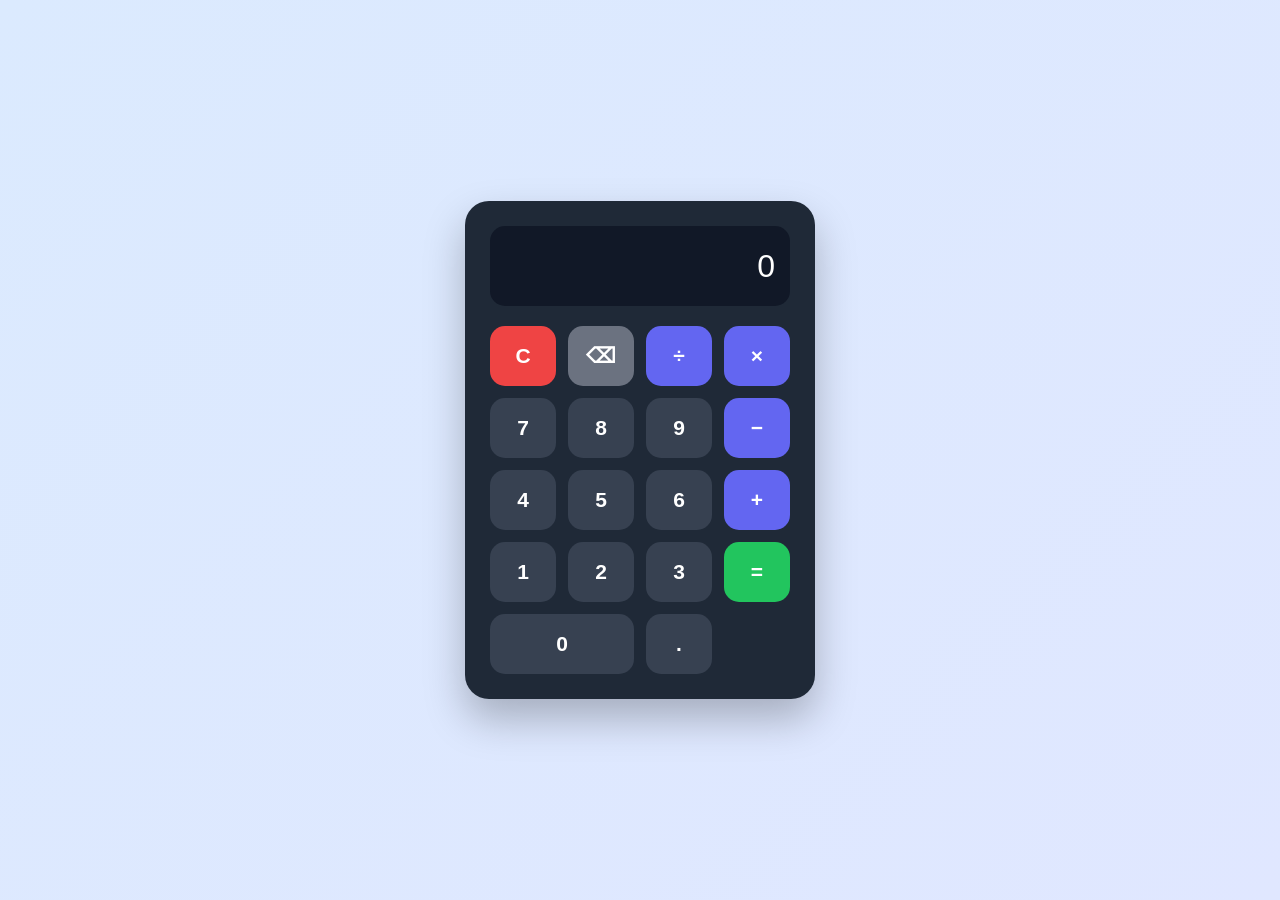
<file: WebDev-L2-Calculator/index.html>
<!DOCTYPE html>
<html lang="en">
<head>
    <meta charset="UTF-8">
    <meta name="viewport" content="width=device-width, initial-scale=1.0">

    <title>Calculator</title>

    <link rel="stylesheet" href="style.css">
</head>

<body>

    <div class="calculator">

        <div class="display">
            <input type="text" id="display" value="0" readonly>
        </div>

        <div class="buttons">

            <button class="clear">C</button>
            <button class="delete">⌫</button>
            <button class="operator">÷</button>
            <button class="operator">×</button>

            <button class="number">7</button>
            <button class="number">8</button>
            <button class="number">9</button>
            <button class="operator">−</button>

            <button class="number">4</button>
            <button class="number">5</button>
            <button class="number">6</button>
            <button class="operator">+</button>

            <button class="number">1</button>
            <button class="number">2</button>
            <button class="number">3</button>
            <button class="equals">=</button>

            <button class="number zero">0</button>
            <button class="number">.</button>

        </div>

    </div>

    <script src="script.js"></script>

</body>
</html>
</file>
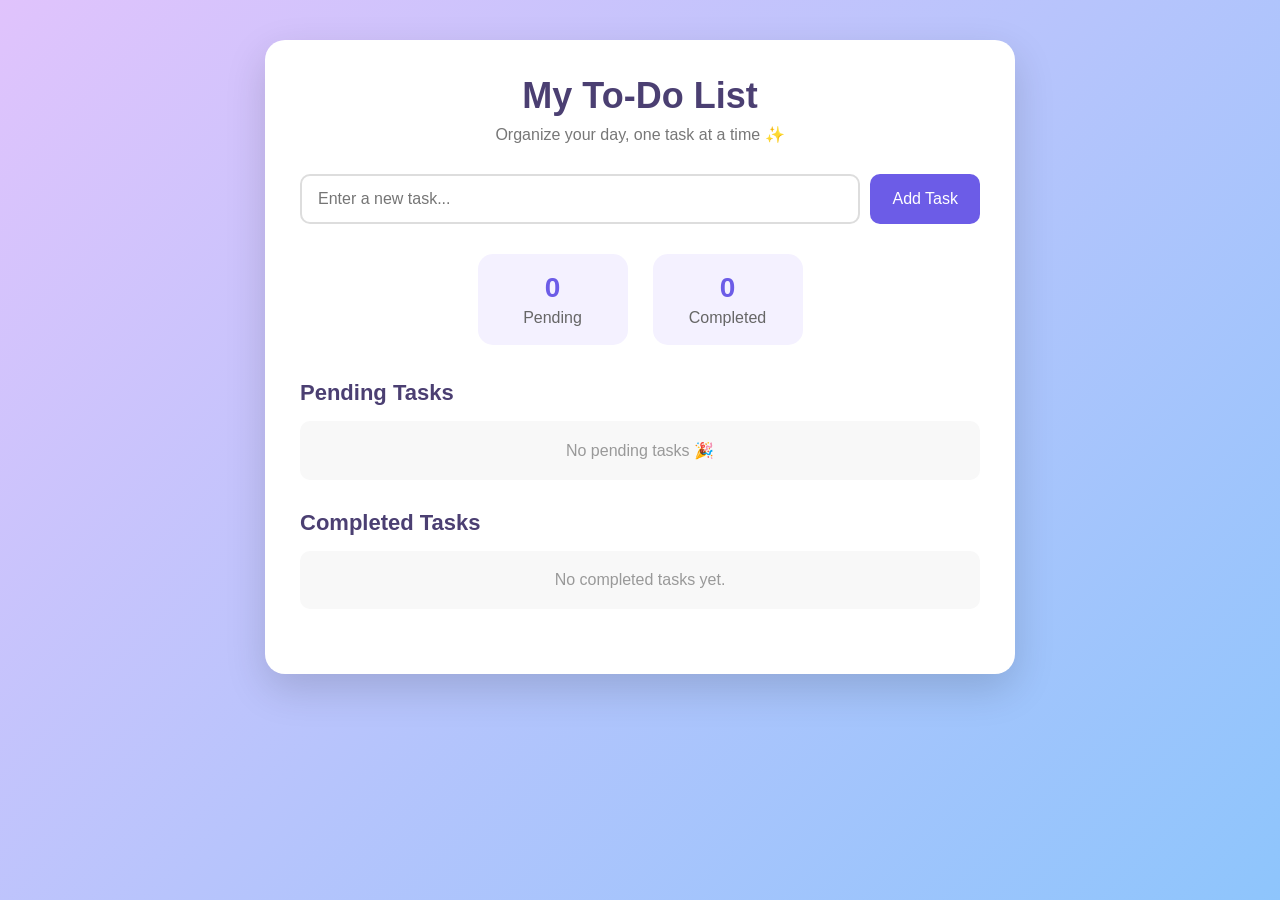
<file: WebDev-L2-ToDoApp/index.html>
<!DOCTYPE html>
<html lang="en">
<head>
    <meta charset="UTF-8">
    <meta name="viewport" content="width=device-width, initial-scale=1.0">
    <title>My To-Do App</title>

    <link rel="stylesheet" href="style.css">
</head>

<body>

    <div class="container">

        <h1>My To-Do List</h1>
        <p class="subtitle">Organize your day, one task at a time ✨</p>

        <!-- Add Task -->
        <div class="task-input">
            <input 
                type="text" 
                id="taskInput" 
                placeholder="Enter a new task..."
            >

            <button id="addTaskBtn">Add Task</button>
        </div>

        <!-- Task Counts -->
        <div class="task-counts">
            <div>
                <span id="pendingCount">0</span>
                <p>Pending</p>
            </div>

            <div>
                <span id="completedCount">0</span>
                <p>Completed</p>
            </div>
        </div>

        <!-- Pending Tasks -->
        <section>
            <h2>Pending Tasks</h2>

            <ul id="pendingTasks">
                <li class="empty-message">No pending tasks 🎉</li>
            </ul>
        </section>

        <!-- Completed Tasks -->
        <section>
            <h2>Completed Tasks</h2>

            <ul id="completedTasks">
                <li class="empty-message">No completed tasks yet.</li>
            </ul>
        </section>

    </div>

    <script src="script.js"></script>

</body>
</html>
</file>
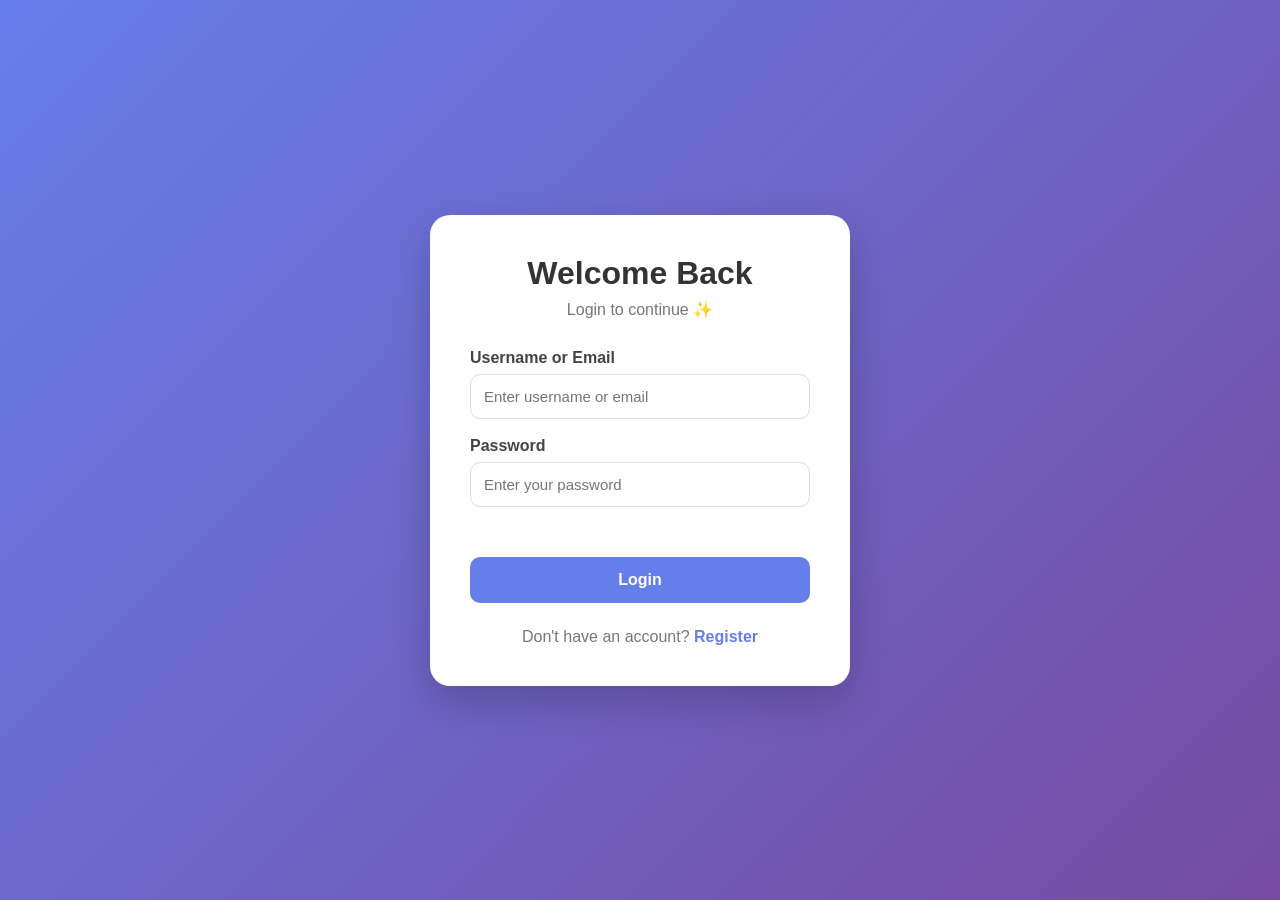
<file: WebDev-L2-LoginAuthentication/dashboard.html>
<!DOCTYPE html>
<html lang="en">
<head>
    <meta charset="UTF-8">
    <meta name="viewport" content="width=device-width, initial-scale=1.0">

    <title>Dashboard - My App</title>

    <link rel="stylesheet" href="style.css">
</head>

<body>

    <div class="dashboard-container">

        <div class="dashboard-card">

            <div class="dashboard-icon">
                ✨
            </div>

            <h1>Welcome to Your Dashboard</h1>

            <p>
                You have successfully logged in!
            </p>

            <p id="welcomeUser"></p>

            <button id="logoutBtn">
                Logout
            </button>

        </div>

    </div>

    <script src="script.js"></script>

</body>
</html>
</file>
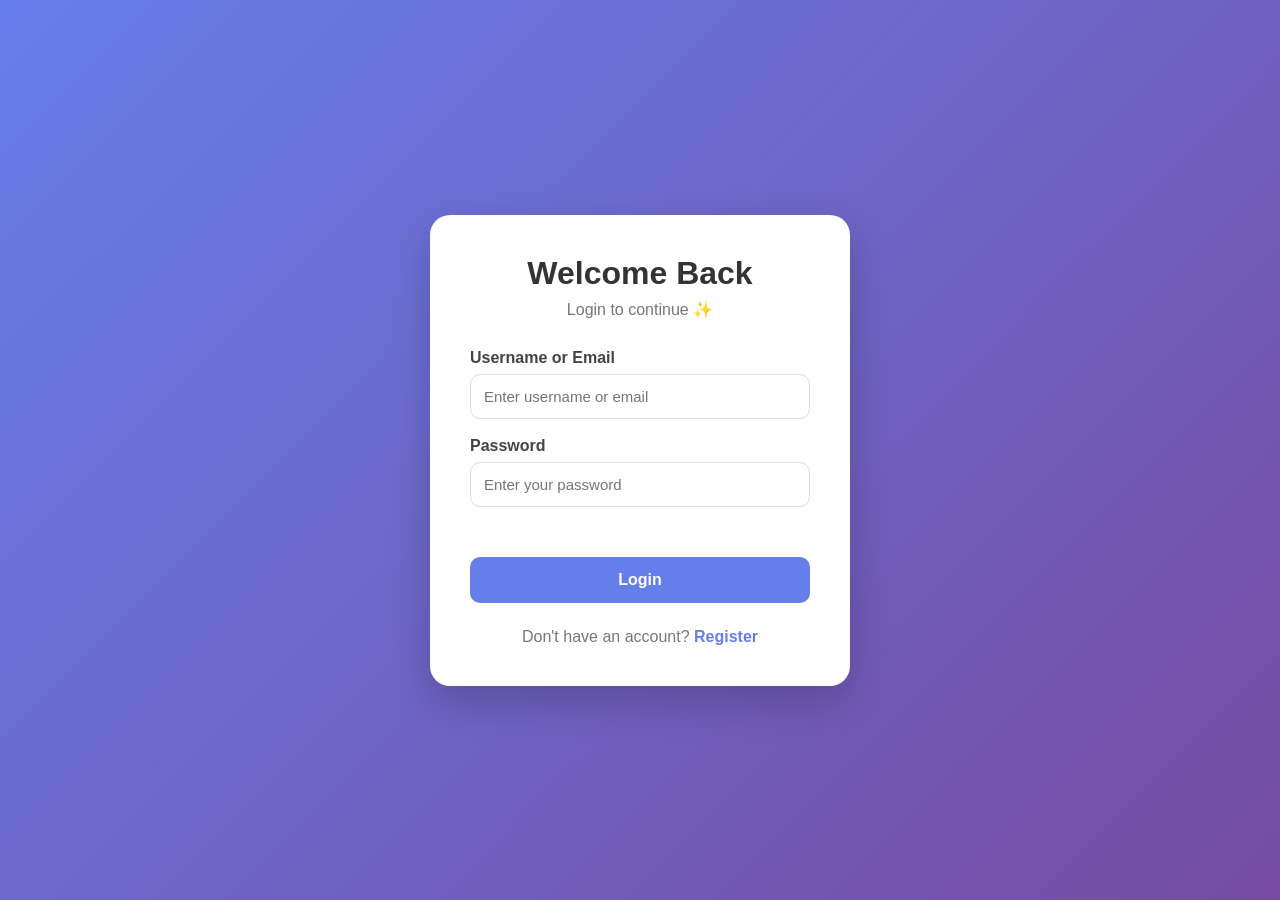
<file: WebDev-L2-LoginAuthentication/login.html>
<!DOCTYPE html>
<html lang="en">
<head>
    <meta charset="UTF-8">
    <meta name="viewport" content="width=device-width, initial-scale=1.0">

    <title>Login - My App</title>

    <link rel="stylesheet" href="style.css">
</head>

<body>

    <div class="auth-container">

        <div class="auth-card">

            <h1>Welcome Back</h1>

            <p class="subtitle">
                Login to continue ✨
            </p>

            <form id="loginForm">

                <label for="loginUsername">Username or Email</label>

                <input
                    type="text"
                    id="loginUsername"
                    placeholder="Enter username or email"
                >

                <label for="loginPassword">Password</label>

                <input
                    type="password"
                    id="loginPassword"
                    placeholder="Enter your password"
                >

                <p id="loginMessage"></p>

                <button type="submit">
                    Login
                </button>

            </form>

            <p class="switch-page">
                Don't have an account?
                <a href="register.html">Register</a>
            </p>

        </div>

    </div>

    <script src="script.js"></script>

</body>
</html>
</file>
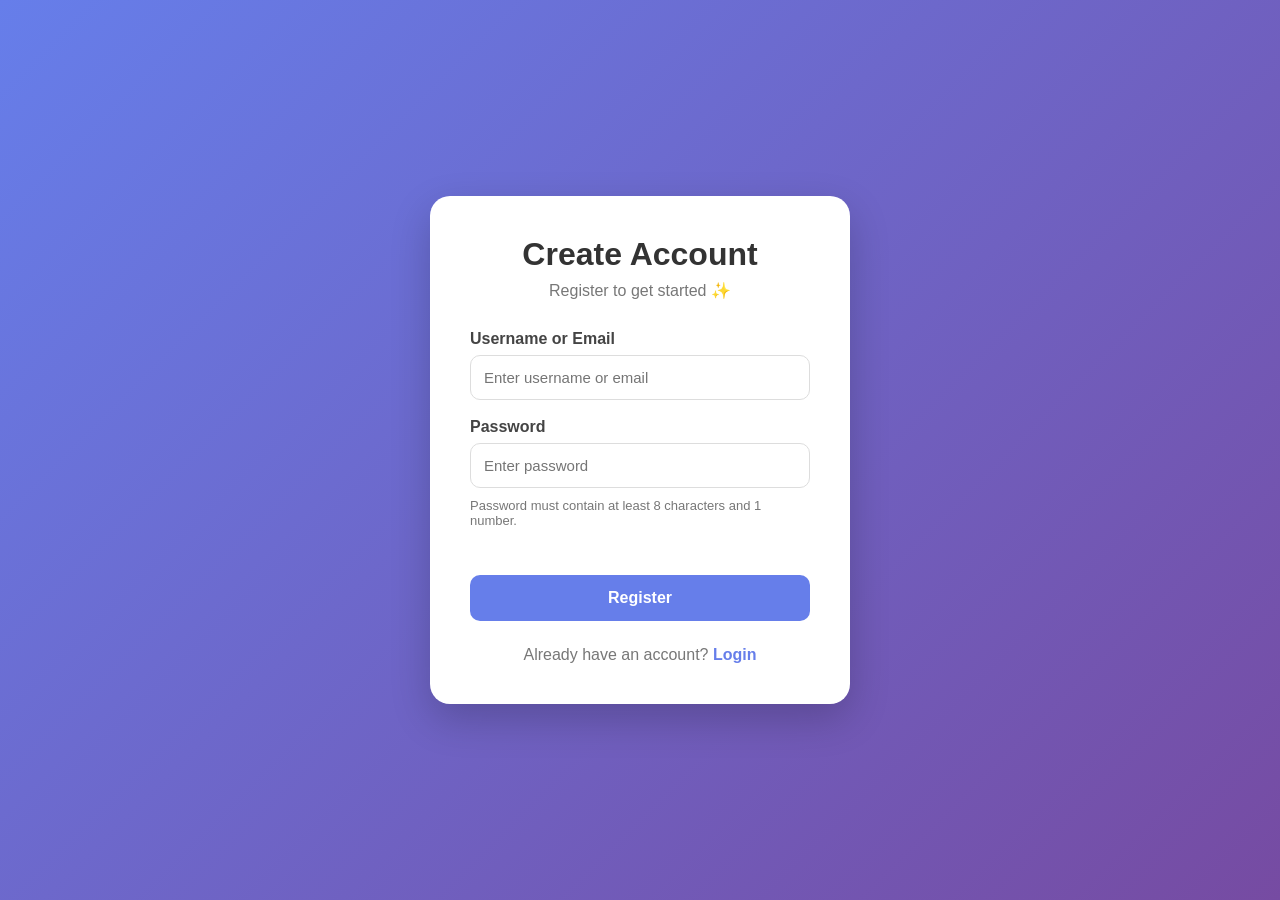
<file: WebDev-L2-LoginAuthentication/register.html>
<!DOCTYPE html>
<html lang="en">
<head>
    <meta charset="UTF-8">
    <meta name="viewport" content="width=device-width, initial-scale=1.0">

    <title>Register - My App</title>

    <link rel="stylesheet" href="style.css">
</head>

<body>

    <div class="auth-container">

        <div class="auth-card">

            <h1>Create Account</h1>

            <p class="subtitle">
                Register to get started ✨
            </p>

            <form id="registerForm">

                <label for="username">Username or Email</label>

                <input
                    type="text"
                    id="username"
                    placeholder="Enter username or email"
                >

                <label for="password">Password</label>

                <input
                    type="password"
                    id="password"
                    placeholder="Enter password"
                >

                <p class="password-info">
                    Password must contain at least 8 characters
                    and 1 number.
                </p>

                <p id="registerMessage"></p>

                <button type="submit">
                    Register
                </button>

            </form>

            <p class="switch-page">
                Already have an account?
                <a href="login.html">Login</a>
            </p>

        </div>

    </div>

    <script src="script.js"></script>

</body>
</html>
</file>
<file: WebDev-L2-Calculator/style.css>
* {
    margin: 0;
    padding: 0;
    box-sizing: border-box;
}

body {
    min-height: 100vh;
    display: flex;
    justify-content: center;
    align-items: center;
    background: linear-gradient(135deg, #dbeafe, #e0e7ff);
    font-family: Arial, sans-serif;
    padding: 20px;
}

.calculator {
    width: 350px;
    max-width: 100%;
    padding: 25px;
    background: #1f2937;
    border-radius: 24px;
    box-shadow: 0 20px 40px rgba(0, 0, 0, 0.25);
}

.display {
    margin-bottom: 20px;
}

#display {
    width: 100%;
    height: 80px;
    border: none;
    outline: none;
    border-radius: 15px;
    padding: 15px;
    background: #111827;
    color: white;
    font-size: 32px;
    text-align: right;
    box-sizing: border-box;
}

.buttons {
    display: grid;
    grid-template-columns: repeat(4, 1fr);
    gap: 12px;
}

button {
    height: 60px;
    border: none;
    border-radius: 15px;
    font-size: 21px;
    font-weight: bold;
    cursor: pointer;
    background: #374151;
    color: white;
    transition: transform 0.1s, opacity 0.2s;
}

button:hover {
    opacity: 0.85;
}

button:active {
    transform: scale(0.94);
}

.operator {
    background: #6366f1;
    color: white;
}

.clear {
    background: #ef4444;
    color: white;
}

.delete {
    background: #6b7280;
    color: white;
}

.equals {
    background: #22c55e;
    color: white;
    grid-row: span 2;
}

.zero {
    grid-column: span 2;
}

/* Mobile responsive design */
@media (max-width: 400px) {

    .calculator {
        padding: 18px;
        border-radius: 20px;
    }

    #display {
        height: 70px;
        font-size: 26px;
    }

    button {
        height: 55px;
        font-size: 18px;
    }

    .buttons {
        gap: 8px;
    }
}
</file>
<file: WebDev-L2-ToDoApp/style.css>
* {
    margin: 0;
    padding: 0;
    box-sizing: border-box;
}

body {
    font-family: Arial, sans-serif;
    background: linear-gradient(135deg, #e0c3fc, #8ec5fc);
    min-height: 100vh;
    padding: 40px 20px;
}

.container {
    max-width: 750px;
    margin: auto;
    background: white;
    padding: 35px;
    border-radius: 20px;
    box-shadow: 0 15px 40px rgba(0, 0, 0, 0.15);
}

h1 {
    text-align: center;
    color: #4b3f72;
    font-size: 36px;
    margin-bottom: 8px;
}

.subtitle {
    text-align: center;
    color: #777;
    margin-bottom: 30px;
}

/* Input Area */

.task-input {
    display: flex;
    gap: 10px;
    margin-bottom: 30px;
}

.task-input input {
    flex: 1;
    padding: 14px 16px;
    border: 2px solid #ddd;
    border-radius: 10px;
    font-size: 16px;
    outline: none;
}

.task-input input:focus {
    border-color: #8b6fd8;
}

.task-input button {
    padding: 14px 22px;
    border: none;
    border-radius: 10px;
    background: #6c5ce7;
    color: white;
    font-size: 16px;
    cursor: pointer;
    transition: 0.3s;
}

.task-input button:hover {
    background: #5548c8;
    transform: translateY(-2px);
}

/* Counts */

.task-counts {
    display: flex;
    justify-content: center;
    gap: 25px;
    margin-bottom: 35px;
}

.task-counts div {
    width: 150px;
    text-align: center;
    padding: 18px;
    border-radius: 15px;
    background: #f4f1ff;
}

.task-counts span {
    display: block;
    font-size: 28px;
    font-weight: bold;
    color: #6c5ce7;
}

.task-counts p {
    color: #666;
    margin-top: 5px;
}

/* Sections */

section {
    margin-bottom: 30px;
}

h2 {
    color: #4b3f72;
    margin-bottom: 15px;
    font-size: 22px;
}

ul {
    list-style: none;
}

/* Empty Message */

.empty-message {
    text-align: center;
    padding: 20px;
    color: #999;
    background: #f8f8f8;
    border-radius: 10px;
}

/* Mobile */

@media (max-width: 600px) {

    body {
        padding: 20px 12px;
    }

    .container {
        padding: 25px 18px;
    }

    h1 {
        font-size: 30px;
    }

    .task-input {
        flex-direction: column;
    }

    .task-input button {
        width: 100%;
    }

    .task-counts {
        gap: 10px;
    }

    .task-counts div {
        width: 130px;
    }
}
</file>
<file: WebDev-L2-LoginAuthentication/style.css>
* {
    margin: 0;
    padding: 0;
    box-sizing: border-box;
}

body {
    font-family: Arial, sans-serif;
    min-height: 100vh;
    background: linear-gradient(135deg, #667eea, #764ba2);
}

/* Authentication Pages */

.auth-container {
    min-height: 100vh;
    display: flex;
    justify-content: center;
    align-items: center;
    padding: 20px;
}

.auth-card {
    width: 100%;
    max-width: 420px;
    background: white;
    padding: 40px;
    border-radius: 20px;
    box-shadow: 0 15px 40px rgba(0, 0, 0, 0.2);
}

.auth-card h1 {
    text-align: center;
    color: #333;
    margin-bottom: 8px;
}

.subtitle {
    text-align: center;
    color: #777;
    margin-bottom: 30px;
}

form {
    display: flex;
    flex-direction: column;
}

label {
    margin-bottom: 7px;
    color: #444;
    font-weight: bold;
}

input {
    padding: 13px;
    margin-bottom: 18px;
    border: 1px solid #ddd;
    border-radius: 10px;
    font-size: 15px;
    outline: none;
}

input:focus {
    border-color: #667eea;
}

.password-info {
    font-size: 13px;
    color: #777;
    margin-top: -8px;
    margin-bottom: 15px;
}

form button,
#logoutBtn {
    border: none;
    padding: 14px;
    border-radius: 10px;
    background: #667eea;
    color: white;
    font-size: 16px;
    font-weight: bold;
    cursor: pointer;
    transition: 0.3s;
}

form button:hover,
#logoutBtn:hover {
    background: #5568d9;
    transform: translateY(-2px);
}

#registerMessage,
#loginMessage {
    min-height: 20px;
    margin-bottom: 12px;
    text-align: center;
    font-size: 14px;
    font-weight: bold;
}

.switch-page {
    text-align: center;
    margin-top: 25px;
    color: #777;
}

.switch-page a {
    color: #667eea;
    font-weight: bold;
    text-decoration: none;
}

.switch-page a:hover {
    text-decoration: underline;
}


/* Dashboard */

.dashboard-container {
    min-height: 100vh;
    display: flex;
    justify-content: center;
    align-items: center;
    padding: 20px;
}

.dashboard-card {
    width: 100%;
    max-width: 600px;
    background: white;
    padding: 50px;
    border-radius: 25px;
    text-align: center;
    box-shadow: 0 15px 40px rgba(0, 0, 0, 0.2);
}

.dashboard-icon {
    font-size: 55px;
    margin-bottom: 15px;
}

.dashboard-card h1 {
    color: #333;
    margin-bottom: 15px;
}

.dashboard-card p {
    color: #666;
    margin-bottom: 12px;
}

#welcomeUser {
    color: #667eea;
    font-weight: bold;
    font-size: 18px;
}

#logoutBtn {
    width: 150px;
    margin-top: 20px;
}


/* Mobile */

@media (max-width: 600px) {

    .auth-card {
        padding: 30px 22px;
    }

    .dashboard-card {
        padding: 35px 20px;
    }

    .dashboard-card h1 {
        font-size: 25px;
    }
}
</file>
